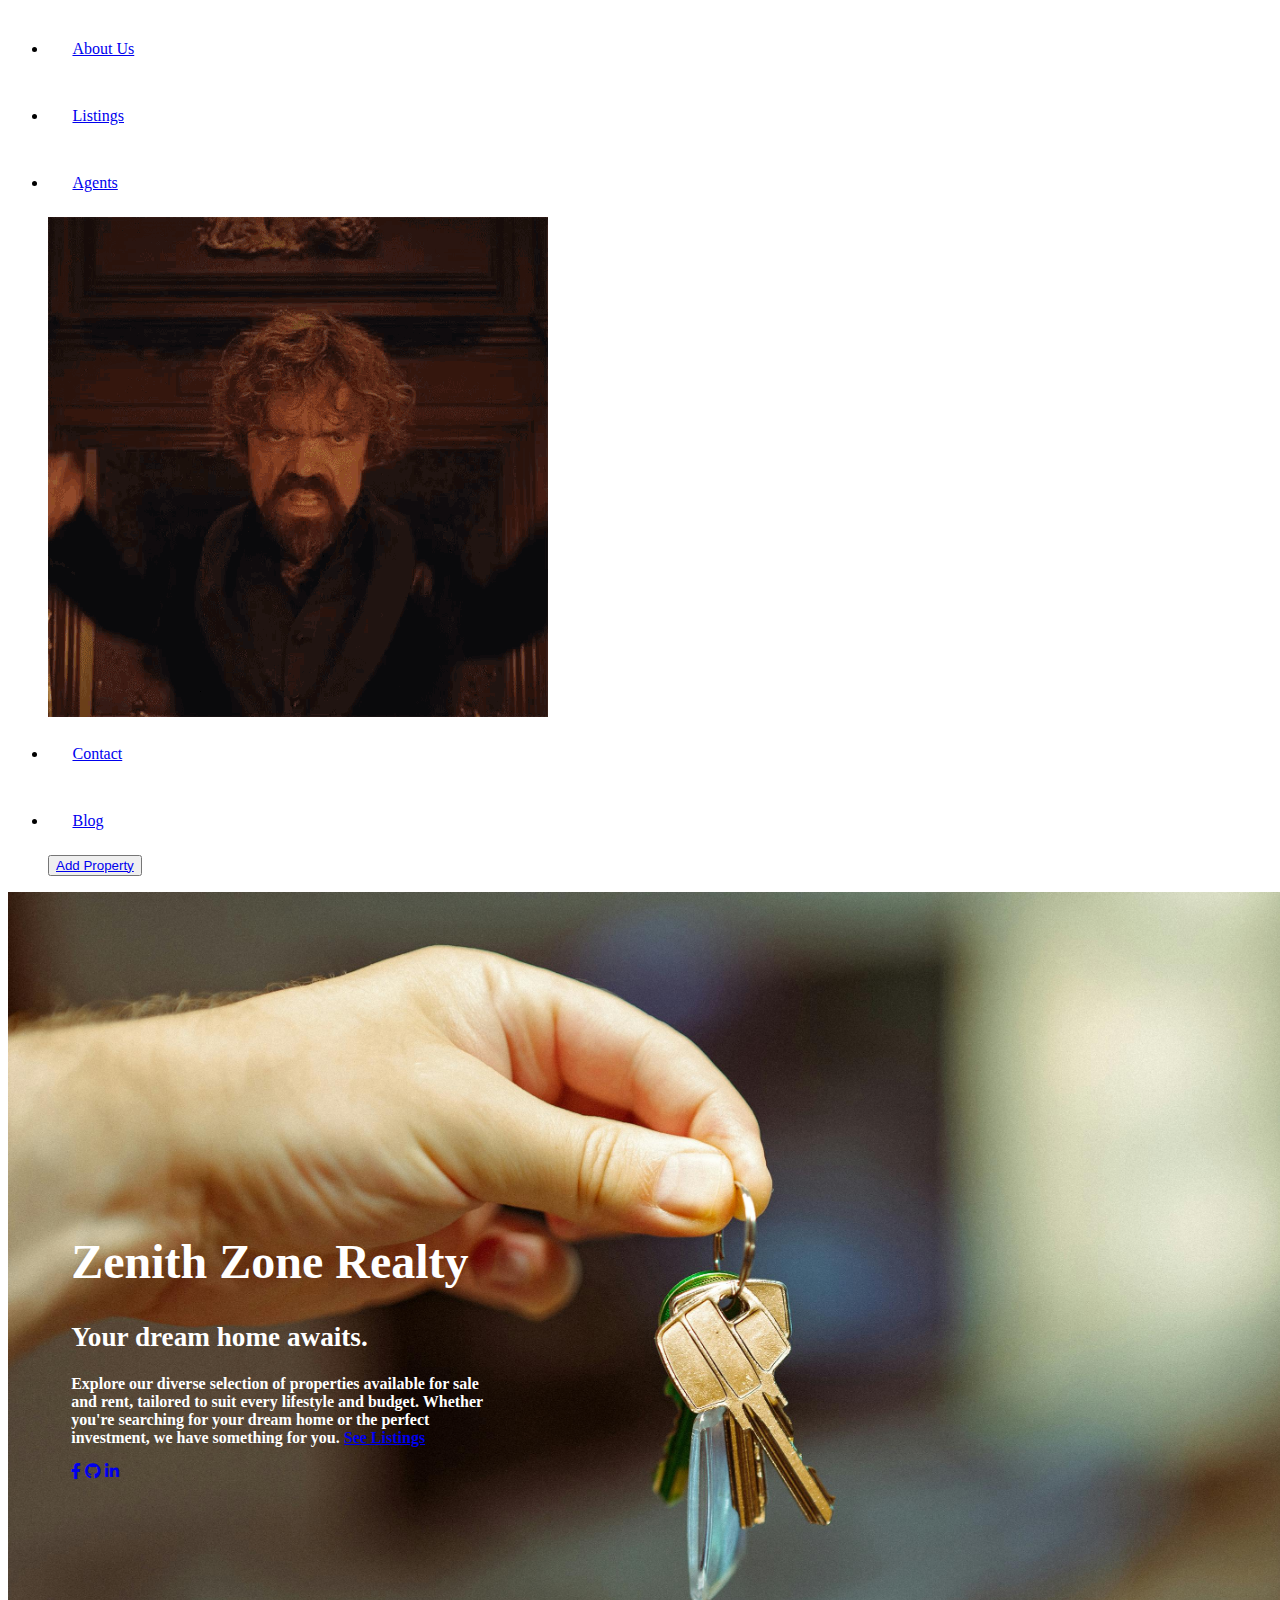
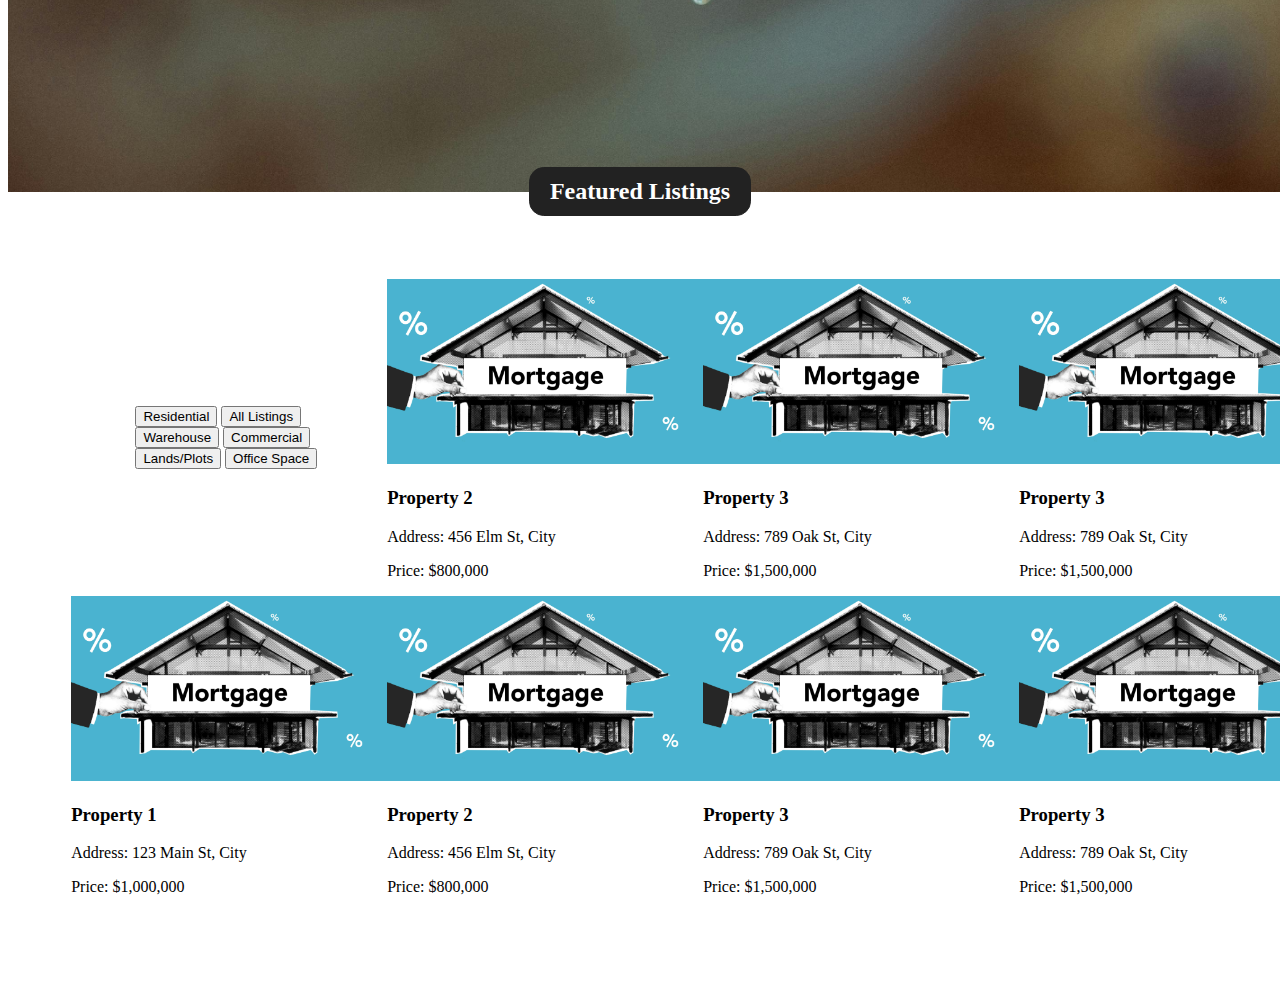
<file: index.html>
<!DOCTYPE html>
<html lang="en">
<head>
    <meta charset="UTF-8">
    <meta name="viewport" content="width=device-width, initial-scale=1.0">
    <link rel="stylesheet" href="./css/index.css">
    <link rel="stylesheet" href="https://cdnjs.cloudflare.com/ajax/libs/font-awesome/6.0.0-beta3/css/all.min.css">
    <title>Zenith Zone Realty</title>
</head>
<body>

    <header class="header">
        <nav class="navbar">
            <ul class="nav">
                <li class="nav-item"><a href="about.html">About Us</a></li>
                <li class="nav-item"><a href="listings.html">Listings</a></li>
                <li class="nav-item"><a href="agents.html">Agents</a></li>
                <a href="index.html">
                    <img src="assets/GOT.png" alt="Logo" class="logo">
                </a>
                <li class="nav-item"><a href="contact.html">Contact</a></li>
                <li class="nav-item"><a href="blog.html">Blog</a></li>
                <button class="btn-add"><a href="add.html">Add Property</a></button>
            </ul>
        </nav>

        <section class="slider">
            <div class="hero">
                <h1>Zenith Zone Realty</h1>
                <h2>Your dream home awaits.</h2>
                <p>
                    Explore our diverse selection of properties available for sale and rent, tailored to suit every lifestyle and budget. Whether you're searching for your dream home or the perfect investment, we have something for you.
                    <a href="listings.html" class="btn">See Listings</a>
                </p>
            </div>
            <div class="social-media">
                <a href="https://www.facebook.com" target="_blank"><i class="fab fa-facebook-f"></i></a>
                <a href="https://www.github.com" target="_blank"><i class="fab fa-github"></i></a>
                <a href="https://www.linkedin.com" target="_blank"><i class="fab fa-linkedin-in"></i></a>
        </section>
    </header>

    <main>
        <section class="featured">
            <h2>Featured Listings</h2>
            <div class="properties">
                <div class="filter">
                    <div class="category">
                        <button class="btn-add">Residential</button>
                        <button class="btn-add">All Listings</button>
                    </div>
                    <div class="category">
                        <button class="btn-add">Warehouse</button>
                        <button class="btn-add">Commercial</button>
                    </div>
                    <div class="category">
                        <button class="btn-add">Lands/Plots</button>
                        <button class="btn-add">Office Space</button>
                    </div>
                </div>
                <div class="property">
                    <img src="assets/property.jpg" alt="Property 2">
                    <h3>Property 2</h3>
                    <p>Address: 456 Elm St, City</p>
                    <p>Price: $800,000</p>
                </div>
                <div class="property">
                    <img src="assets/property.jpg" alt="Property 3">
                    <h3>Property 3</h3>
                    <p>Address: 789 Oak St, City</p>
                    <p>Price: $1,500,000</p>
                </div>
                <div class="property">
                    <img src="assets/property.jpg" alt="Property 3">
                    <h3>Property 3</h3>
                    <p>Address: 789 Oak St, City</p>
                    <p>Price: $1,500,000</p>
                </div>
                <div class="property">
                    <img src="assets/property.jpg" alt="Property 1">
                    <h3>Property 1</h3>
                    <p>Address: 123 Main St, City</p>
                    <p>Price: $1,000,000</p>
                </div>
                <div class="property">
                    <img src="assets/property.jpg" alt="Property 2">
                    <h3>Property 2</h3>
                    <p>Address: 456 Elm St, City</p>
                    <p>Price: $800,000</p>
                </div>
                <div class="property">
                    <img src="assets/property.jpg" alt="Property 3">
                    <h3>Property 3</h3>
                    <p>Address: 789 Oak St, City</p>
                    <p>Price: $1,500,000</p>
                </div>
                <div class="property">
                    <img src="assets/property.jpg" alt="Property 3">
                    <h3>Property 3</h3>
                    <p>Address: 789 Oak St, City</p>
                    <p>Price: $1,500,000</p>
                </div>
            </div>
        </section>
    </main>
    
</body>
</html>
</file>
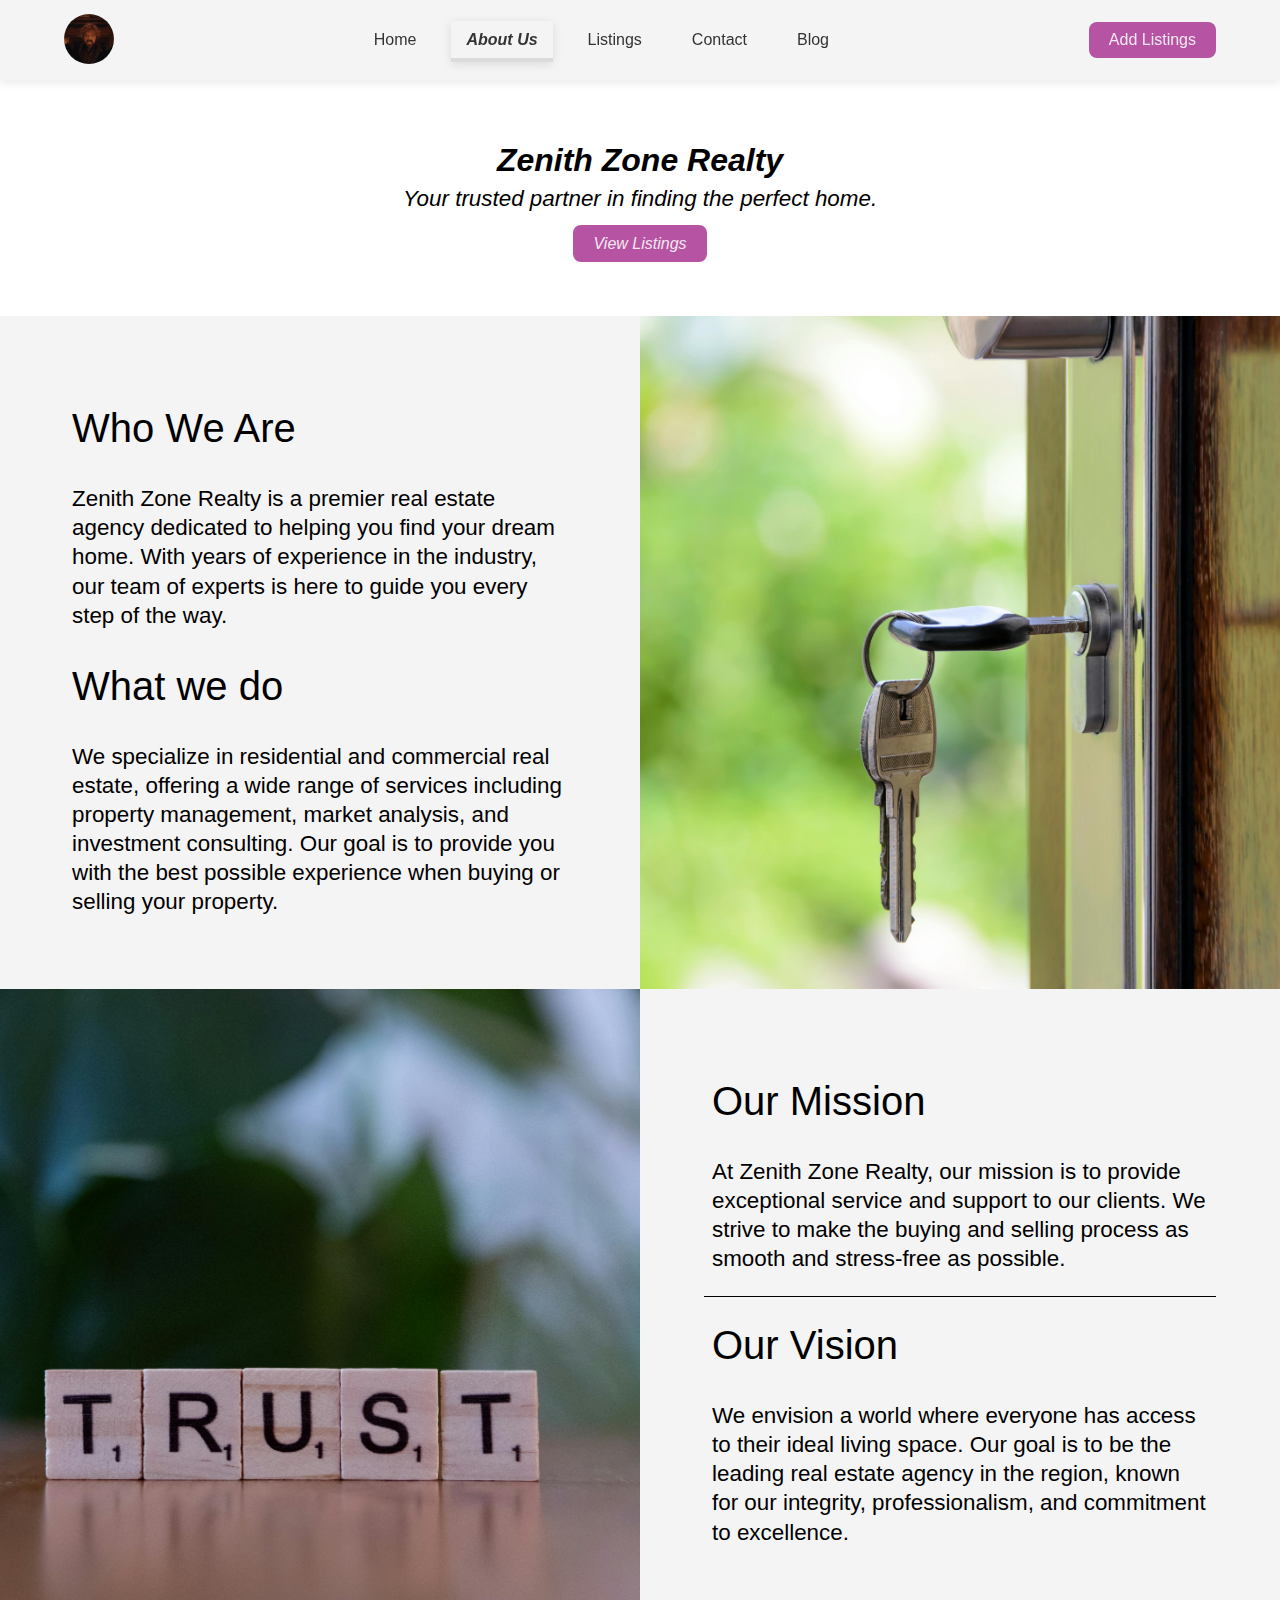
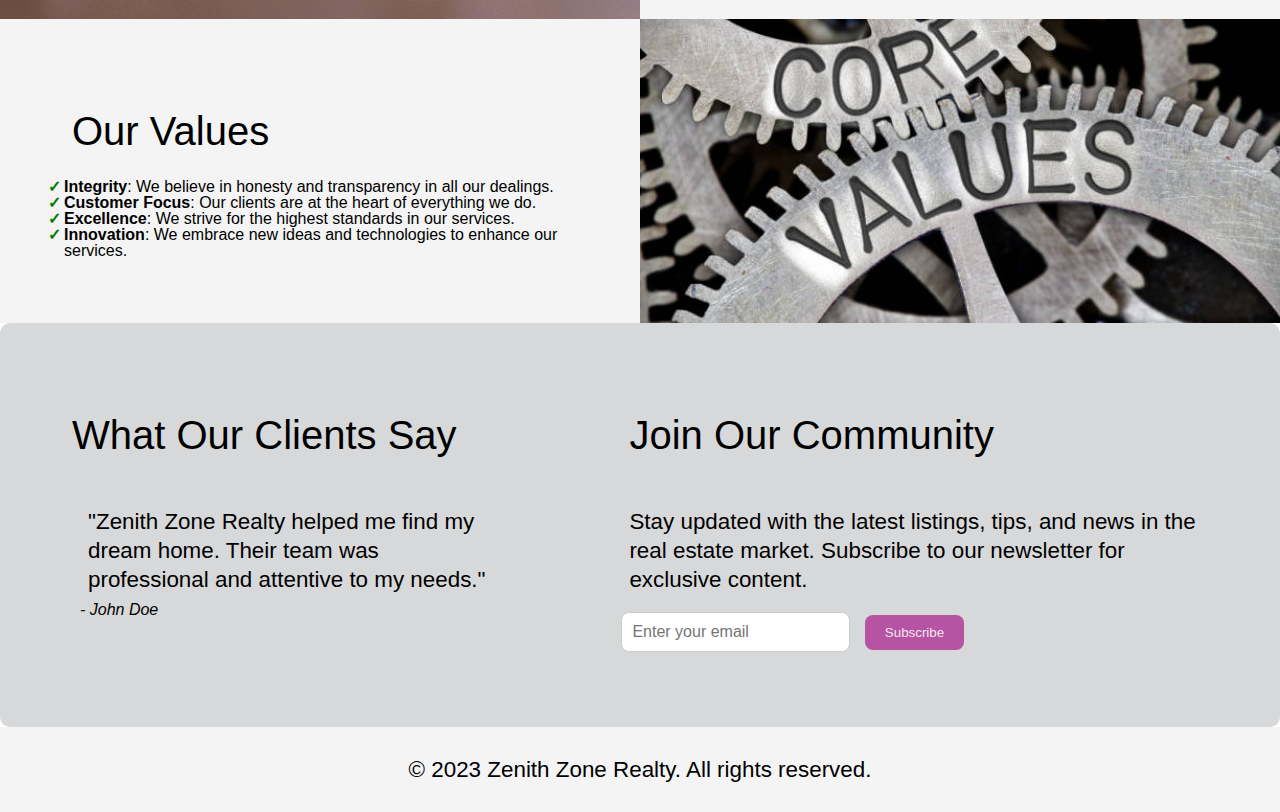
<file: about.html>
<!DOCTYPE html>
<html lang="en">
<head>
    <meta charset="UTF-8">
    <meta name="viewport" content="width=device-width, initial-scale=1.0">
    <link rel="stylesheet" href="css/reset.css">
    <link rel="stylesheet" href="css/about.css">
    <link rel="stylesheet" href="css/styles.css">
    <link rel="stylesheet" href="https://cdnjs.cloudflare.com/ajax/libs/font-awesome/6.0.0-beta3/css/all.min.css">
    <title>About - Zenith Zone Realty</title>
</head>
<body>
    <header class="header">
        <nav class="navbar">

            <a href="index.html" class="logo">
                <img src="assets/GOT.png" alt="Logo">
            </a>

            <label for="toggle" class="hamburger-menu">
                <input type="checkbox" id="toggle">
                <span class="open-bar">
                    <?xml version="1.0" ?><svg enable-background="new 0 0 32 32" id="Editable-line" version="1.1" viewBox="0 0 32 32" xml:space="preserve" xmlns="http://www.w3.org/2000/svg" xmlns:xlink="http://www.w3.org/1999/xlink"><circle cx="5" cy="6" fill="none" id="XMLID_303_" r="1" stroke="#000000" stroke-linecap="round" stroke-linejoin="round" stroke-miterlimit="10" stroke-width="2"/><circle cx="5" cy="16" fill="none" id="XMLID_305_" r="1" stroke="#000000" stroke-linecap="round" stroke-linejoin="round" stroke-miterlimit="10" stroke-width="2"/><circle cx="5" cy="26" fill="none" id="XMLID_304_" r="1" stroke="#000000" stroke-linecap="round" stroke-linejoin="round" stroke-miterlimit="10" stroke-width="2"/><line fill="none" id="XMLID_29_" stroke="#000000" stroke-linecap="round" stroke-linejoin="round" stroke-miterlimit="10" stroke-width="2" x1="10" x2="28" y1="6" y2="6"/><line fill="none" id="XMLID_30_" stroke="#000000" stroke-linecap="round" stroke-linejoin="round" stroke-miterlimit="10" stroke-width="2" x1="10" x2="28" y1="16" y2="16"/><line fill="none" id="XMLID_31_" stroke="#000000" stroke-linecap="round" stroke-linejoin="round" stroke-miterlimit="10" stroke-width="2" x1="10" x2="28" y1="26" y2="26"/></svg>
                </span>
                <span class="close-bar">
                    <?xml version="1.0" ?><svg style="enable-background:new 0 0 24 24;" version="1.1" viewBox="0 0 24 24" xml:space="preserve" xmlns="http://www.w3.org/2000/svg" xmlns:xlink="http://www.w3.org/1999/xlink"><style type="text/css">
                        .st0{opacity:0.2;fill:none;stroke:#000000;stroke-width:5.000000e-02;stroke-miterlimit:10;}
                    </style><g id="grid_system"/><g id="_icons"><path d="M5.3,18.7C5.5,18.9,5.7,19,6,19s0.5-0.1,0.7-0.3l5.3-5.3l5.3,5.3c0.2,0.2,0.5,0.3,0.7,0.3s0.5-0.1,0.7-0.3   c0.4-0.4,0.4-1,0-1.4L13.4,12l5.3-5.3c0.4-0.4,0.4-1,0-1.4s-1-0.4-1.4,0L12,10.6L6.7,5.3c-0.4-0.4-1-0.4-1.4,0s-0.4,1,0,1.4   l5.3,5.3l-5.3,5.3C4.9,17.7,4.9,18.3,5.3,18.7z"/></g></svg>
                </span>
            </label>
            <ul class="nav">
                <li class="nav-item"><a href="index.html">Home</a></li>
                <li class="nav-item"><a href="about.html" class="active">About Us</a></li>
                <li class="nav-item"><a href="listings.html">Listings</a></li>
                <li class="nav-item"><a href="contact.html">Contact</a></li>
                <li class="nav-item"><a href="blog.html">Blog</a></li>
            </ul>

            <aside class="right-tools">
                <a href="create.html" class="btn-add def-btn">Add Listings</a>
                <span class="add-icon" label="Add Listeings">
                    <?xml version="1.0" ?><svg class="bi bi-plus-square-fill" fill="#222222"  viewBox="0 0 16 16" width="35" xmlns="http://www.w3.org/2000/svg"><path d="M2 0a2 2 0 0 0-2 2v12a2 2 0 0 0 2 2h12a2 2 0 0 0 2-2V2a2 2 0 0 0-2-2H2zm6.5 4.5v3h3a.5.5 0 0 1 0 1h-3v3a.5.5 0 0 1-1 0v-3h-3a.5.5 0 0 1 0-1h3v-3a.5.5 0 0 1 1 0z"/></svg>
                </span>
            </aside>
        </nav>
    </header>
    <main>
        <section class="hero">
            
                <h1>Zenith Zone Realty</h1>
                <p>Your trusted partner in finding the perfect home.</p>
            <a href="listings.html" class="def-btn">View Listings</a>
        </section>

        <section class="container">
            <div class="about-section">
                <div class="about">
                    <h2>Who We Are</h2>
                    <p>Zenith Zone Realty is a premier real estate agency dedicated to helping you find your dream home. With years of experience in the industry, our team of experts is here to guide you every step of the way.</p>
                    
                    <h2>What we do</h2>
                    <p>
                        We specialize in residential and commercial real estate, offering a wide range of services including property management, market analysis, and investment consulting. Our goal is to provide you with the best possible experience when buying or selling your property.
                    </p>
                </div>

                <div class="empty"></div>
            </div>

            <div class="mission-vision">

                <div class="empty"></div>

                <div class="cores">
                    <h2>Our Mission</h2>
                    <p>At Zenith Zone Realty, our mission is to provide exceptional service and support to our clients. We strive to make the buying and selling process as smooth and stress-free as possible.</p>
                    <hr>
                    <h2>Our Vision</h2>
                    <p>We envision a world where everyone has access to their ideal living space. Our goal is to be the leading real estate agency in the region, known for our integrity, professionalism, and commitment to excellence.</p>
                </div>
            </div>

            <div class="values-section">
                
                <div class="values">
                    <h2>Our Values</h2>
                    <ul>
                        <li><strong>Integrity</strong>: We believe in honesty and transparency in all our dealings.</li>
                        <li><strong>Customer Focus</strong>: Our clients are at the heart of everything we do.</li>
                        <li><strong>Excellence</strong>: We strive for the highest standards in our services.</li>
                        <li><strong>Innovation</strong>: We embrace new ideas and technologies to enhance our services.</li>
                    </ul>
                </div>

                <div class="empty"></div>
            </div>
        </section>

        <section class="community">
            <div class="testimonials">
                <h2>What Our Clients Say</h2>
                <div class="testimonial-slider">
                    <div class="testimonial">
                        <p>"Zenith Zone Realty helped me find my dream home. Their team was professional and attentive to my needs."</p>
                        <cite>- John Doe</cite>
                    </div>
                    <div class="testimonial">
                        <p>"I had a great experience selling my property with Zenith Zone Realty. They made the process easy and stress-free."</p>
                        <cite>- Jane Smith</cite>
                    </div>
                    <div class="testimonial">
                        <p>"The agents at Zenith Zone Realty are knowledgeable and friendly. They guided me through every step of the process."</p>
                        <cite>- Mark Johnson</cite>
                    </div>
                    <div class="testimonial">
                        <p>"I highly recommend Zenith Zone Realty. They helped me find the perfect investment property."</p>
                        <cite>- Sarah Brown</cite>
                    </div>
                    <div class="testimonial">
                        <p>"Zenith Zone Realty made my home buying experience enjoyable. Their team was always available to answer my questions."</p>
                        <cite>- Emily Davis</cite>
                    </div>
                </div>
            </div>
            <div class="newsletter">
                <h2>Join Our Community</h2>
                <div>
                    <p>Stay updated with the latest listings, tips, and news in the real estate market. Subscribe to our newsletter for exclusive content.</p>
                    <form action="#" method="post">
                        <input type="email" placeholder="Enter your email" required>
                        <button type="submit" class="def-btn    ">Subscribe</button>
                    </form>
                </div>
            </div>
        </section>
    </main>

    <footer class="footer">
        <p>&copy; 2023 Zenith Zone Realty. All rights reserved.</p>
    </footer>
</body>
</html>
</file>
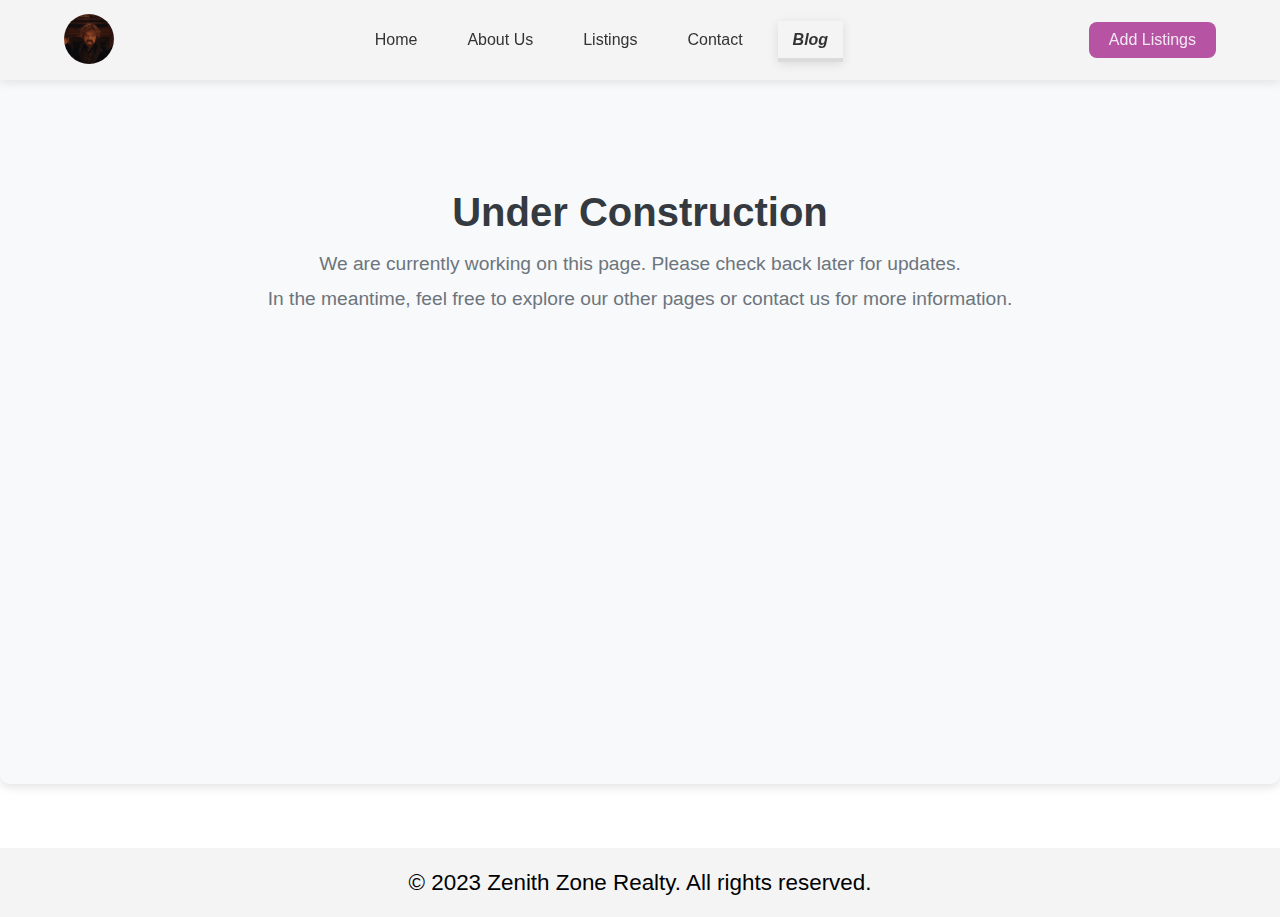
<file: blog.html>
<!DOCTYPE html>
<html lang="en">
<head>
    <meta charset="UTF-8">
    <meta name="viewport" content="width=device-width, initial-scale=1.0">
    <link rel="stylesheet" href="css/reset.css">
    <link rel="stylesheet" href="css/styles.css">
    <title>Listeings - Zenith Zone Realty</title>

    <style>
        .under-construction {
            text-align: center;
            margin: 5% auto;
            height: 80vh;
            padding: 10% 20px;
            background-color: #f8f9fa;
            border-radius: 10px;
            box-shadow: 0 4px 8px rgba(0, 0, 0, 0.1);
        }
        .under-construction h1 {
            font-size: 2.5em;
            color: #343a40;
            margin-bottom: 20px;
        }
        .under-construction p {
            font-size: 1.2em;
            color: #6c757d;
            margin-bottom: 10px;
        }
        @media screen and (max-width: 768px) {
            .under-construction {
                margin: 23.5% auto;
                height: 70vh;
                padding: 10% 10px;
            }
            
        }
    </style>
</head>
<body  onload="displayListings();">
    <header class="header">
        <nav class="navbar">

            <a href="index.html" class="logo">
                <img src="assets/GOT.png" alt="Logo">
            </a>

            <label for="toggle" class="hamburger-menu">
                <input type="checkbox" id="toggle">
                <span class="open-bar">
                    <?xml version="1.0" ?><svg enable-background="new 0 0 32 32" id="Editable-line" version="1.1" viewBox="0 0 32 32" xml:space="preserve" xmlns="http://www.w3.org/2000/svg" xmlns:xlink="http://www.w3.org/1999/xlink"><circle cx="5" cy="6" fill="none" id="XMLID_303_" r="1" stroke="#000000" stroke-linecap="round" stroke-linejoin="round" stroke-miterlimit="10" stroke-width="2"/><circle cx="5" cy="16" fill="none" id="XMLID_305_" r="1" stroke="#000000" stroke-linecap="round" stroke-linejoin="round" stroke-miterlimit="10" stroke-width="2"/><circle cx="5" cy="26" fill="none" id="XMLID_304_" r="1" stroke="#000000" stroke-linecap="round" stroke-linejoin="round" stroke-miterlimit="10" stroke-width="2"/><line fill="none" id="XMLID_29_" stroke="#000000" stroke-linecap="round" stroke-linejoin="round" stroke-miterlimit="10" stroke-width="2" x1="10" x2="28" y1="6" y2="6"/><line fill="none" id="XMLID_30_" stroke="#000000" stroke-linecap="round" stroke-linejoin="round" stroke-miterlimit="10" stroke-width="2" x1="10" x2="28" y1="16" y2="16"/><line fill="none" id="XMLID_31_" stroke="#000000" stroke-linecap="round" stroke-linejoin="round" stroke-miterlimit="10" stroke-width="2" x1="10" x2="28" y1="26" y2="26"/></svg>
                </span>
                <span class="close-bar">
                    <?xml version="1.0" ?><svg style="enable-background:new 0 0 24 24;" version="1.1" viewBox="0 0 24 24" xml:space="preserve" xmlns="http://www.w3.org/2000/svg" xmlns:xlink="http://www.w3.org/1999/xlink"><style type="text/css">
                        .st0{opacity:0.2;fill:none;stroke:#000000;stroke-width:5.000000e-02;stroke-miterlimit:10;}
                    </style><g id="grid_system"/><g id="_icons"><path d="M5.3,18.7C5.5,18.9,5.7,19,6,19s0.5-0.1,0.7-0.3l5.3-5.3l5.3,5.3c0.2,0.2,0.5,0.3,0.7,0.3s0.5-0.1,0.7-0.3   c0.4-0.4,0.4-1,0-1.4L13.4,12l5.3-5.3c0.4-0.4,0.4-1,0-1.4s-1-0.4-1.4,0L12,10.6L6.7,5.3c-0.4-0.4-1-0.4-1.4,0s-0.4,1,0,1.4   l5.3,5.3l-5.3,5.3C4.9,17.7,4.9,18.3,5.3,18.7z"/></g></svg>
                </span>
            </label>
            <ul class="nav">
                <li class="nav-item"><a href="index.html">Home</a></li>
                <li class="nav-item"><a href="about.html">About Us</a></li>
                <li class="nav-item"><a href="listings.html">Listings</a></li>
                <li class="nav-item"><a href="contact.html">Contact</a></li>
                <li class="nav-item"><a href="blog.html" class="active">Blog</a></li>
            </ul>

            <aside class="right-tools">
                <a href="create.html" class="btn-add def-btn">Add Listings</a>
                <span class="add-icon" label="Add Listeings">
                    <?xml version="1.0" ?><svg class="bi bi-plus-square-fill" fill="#222222"  viewBox="0 0 16 16" width="35" xmlns="http://www.w3.org/2000/svg"><path d="M2 0a2 2 0 0 0-2 2v12a2 2 0 0 0 2 2h12a2 2 0 0 0 2-2V2a2 2 0 0 0-2-2H2zm6.5 4.5v3h3a.5.5 0 0 1 0 1h-3v3a.5.5 0 0 1-1 0v-3h-3a.5.5 0 0 1 0-1h3v-3a.5.5 0 0 1 1 0z"/></svg>
                </span>
            </aside>
        </nav>
    </header>

    <main>
        <section class="under-construction">
            <h1>Under Construction</h1>
            <p>We are currently working on this page. Please check back later for updates.</p>
            <p>In the meantime, feel free to explore our other pages or contact us for more information.</p>
        </section>
    </main>

    <footer class="footer">
        <p>&copy; 2023 Zenith Zone Realty. All rights reserved.</p>
    </footer>

</body>
</html>
</file>
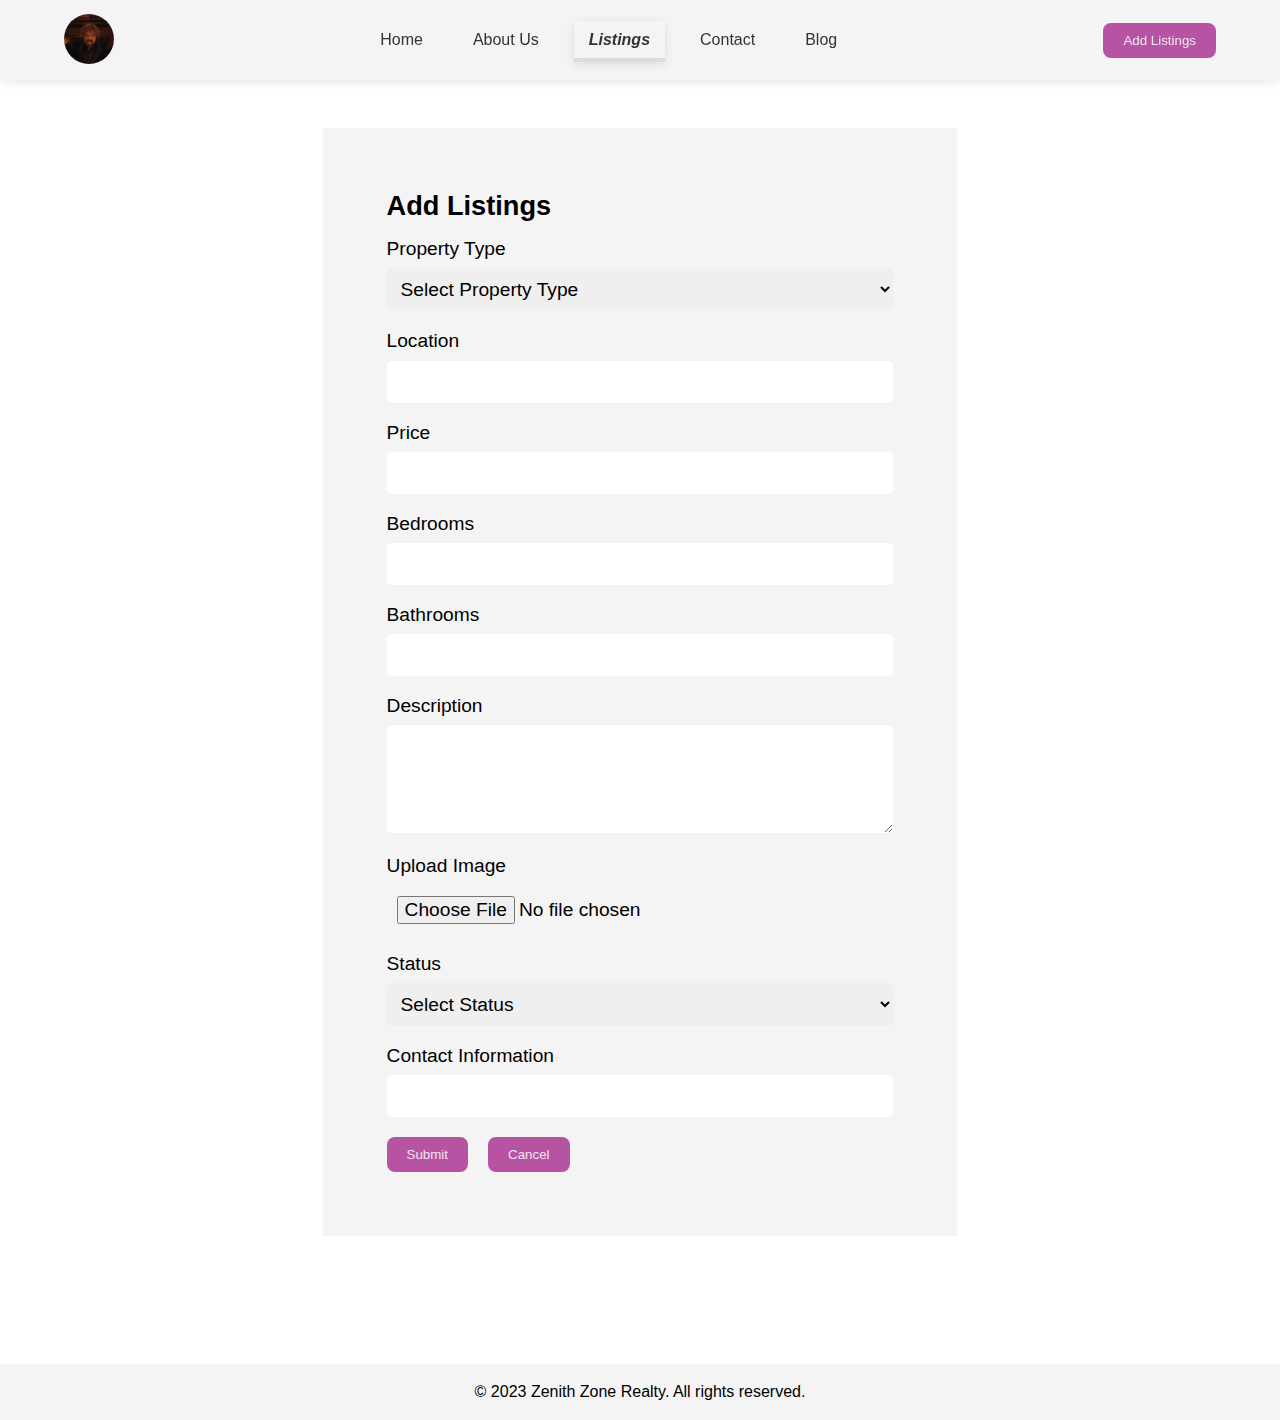
<file: create.html>
<!DOCTYPE html>
<html lang="en">
<head>
    <meta charset="UTF-8">
    <meta name="viewport" content="width=device-width, initial-scale=1.0">
    <link rel="stylesheet" href="css/reset.css">
    <link rel="stylesheet" href="css/styles.css">
    <link rel="stylesheet" href="css/create.css">
    <title>Listeings - Zenith Zone Realty</title>
</head>
<body>
    <header class="header">
        <nav class="navbar">

            <a href="index.html" class="logo">
                <img src="assets/GOT.png" alt="Logo">
            </a>

            <label for="toggle" class="hamburger-menu">
                <input type="checkbox" id="toggle">
                <span class="open-bar">
                    <?xml version="1.0" ?><svg enable-background="new 0 0 32 32" id="Editable-line" version="1.1" viewBox="0 0 32 32" xml:space="preserve" xmlns="http://www.w3.org/2000/svg" xmlns:xlink="http://www.w3.org/1999/xlink"><circle cx="5" cy="6" fill="none" id="XMLID_303_" r="1" stroke="#000000" stroke-linecap="round" stroke-linejoin="round" stroke-miterlimit="10" stroke-width="2"/><circle cx="5" cy="16" fill="none" id="XMLID_305_" r="1" stroke="#000000" stroke-linecap="round" stroke-linejoin="round" stroke-miterlimit="10" stroke-width="2"/><circle cx="5" cy="26" fill="none" id="XMLID_304_" r="1" stroke="#000000" stroke-linecap="round" stroke-linejoin="round" stroke-miterlimit="10" stroke-width="2"/><line fill="none" id="XMLID_29_" stroke="#000000" stroke-linecap="round" stroke-linejoin="round" stroke-miterlimit="10" stroke-width="2" x1="10" x2="28" y1="6" y2="6"/><line fill="none" id="XMLID_30_" stroke="#000000" stroke-linecap="round" stroke-linejoin="round" stroke-miterlimit="10" stroke-width="2" x1="10" x2="28" y1="16" y2="16"/><line fill="none" id="XMLID_31_" stroke="#000000" stroke-linecap="round" stroke-linejoin="round" stroke-miterlimit="10" stroke-width="2" x1="10" x2="28" y1="26" y2="26"/></svg>
                </span>
                <span class="close-bar">
                    <?xml version="1.0" ?><svg style="enable-background:new 0 0 24 24;" version="1.1" viewBox="0 0 24 24" xml:space="preserve" xmlns="http://www.w3.org/2000/svg" xmlns:xlink="http://www.w3.org/1999/xlink"><style type="text/css">
                        .st0{opacity:0.2;fill:none;stroke:#000000;stroke-width:5.000000e-02;stroke-miterlimit:10;}
                    </style><g id="grid_system"/><g id="_icons"><path d="M5.3,18.7C5.5,18.9,5.7,19,6,19s0.5-0.1,0.7-0.3l5.3-5.3l5.3,5.3c0.2,0.2,0.5,0.3,0.7,0.3s0.5-0.1,0.7-0.3   c0.4-0.4,0.4-1,0-1.4L13.4,12l5.3-5.3c0.4-0.4,0.4-1,0-1.4s-1-0.4-1.4,0L12,10.6L6.7,5.3c-0.4-0.4-1-0.4-1.4,0s-0.4,1,0,1.4   l5.3,5.3l-5.3,5.3C4.9,17.7,4.9,18.3,5.3,18.7z"/></g></svg>
                </span>
            </label>
            <ul class="nav">
                <li class="nav-item"><a href="index.html">Home</a></li>
                <li class="nav-item"><a href="about.html">About Us</a></li>
                <li class="nav-item"><a href="listings.html" class="active">Listings</a></li>
                <li class="nav-item"><a href="contact.html">Contact</a></li>
                <li class="nav-item"><a href="blog.html">Blog</a></li>
            </ul>

            <aside class="right-tools">
                <button class="btn-add def-btn">Add Listings</button>
                <span class="add-icon" label="Add Listeings">
                    <?xml version="1.0" ?><svg class="bi bi-plus-square-fill" fill="#222222"  viewBox="0 0 16 16" width="35" xmlns="http://www.w3.org/2000/svg"><path d="M2 0a2 2 0 0 0-2 2v12a2 2 0 0 0 2 2h12a2 2 0 0 0 2-2V2a2 2 0 0 0-2-2H2zm6.5 4.5v3h3a.5.5 0 0 1 0 1h-3v3a.5.5 0 0 1-1 0v-3h-3a.5.5 0 0 1 0-1h3v-3a.5.5 0 0 1 1 0z"/></svg>
                </span>
            </aside>
        </nav>
    </header>
    <main>
        <section class="form">
            <form action="#" method="GET" class="listing-form">
                <h1>Add Listings</h1>
                <div class="form-group prop-type">
                    <label for="property-type">Property Type</label>
                    <select id="property-type" name="property-type" required>
                        <option value="" disabled selected>Select Property Type</option>
                        <option value="house">House</option>
                        <option value="apartment">Apartment</option>
                        <option value="condo">Condo</option>
                    </select>
                </div>
                <div class="form-group">
                    <label for="location">Location</label>
                    <input type="text" id="location" name="location" required>
                </div>
                <div class="form-group">
                    <label for="price">Price</label>
                    <input type="number" id="price" name="price" required>
                </div>
                <div class="form-group">
                    <label for="bedrooms">Bedrooms</label>
                    <input type="number" id="bedrooms" name="bedrooms" required>
                </div>
                <div class="form-group">
                    <label for="bathrooms">Bathrooms</label>
                    <input type="number" id="bathrooms" name="bathrooms" required>
                </div>
                <div class="form-group">
                    <label for="description">Description</label>
                    <textarea id="description" name="description" rows="4" required></textarea>
                </div>
                <div class="form-group">
                    <label for="image">Upload Image</label>
                    <input type="file" id="image" name="image" accept="image/*" required>
                </div>
                <div class="form-group">
                    <label for="status">Status</label>
                    <select id="status" name="status" required>
                        <option value="" disabled selected>Select Status</option>
                        <option value="available">Available</option>
                        <option value="sold">Sold</option>
                    </select>
                </div>
                <div class="form-group">
                    <label for="contact">Contact Information</label>
                    <input type="text" id="contact" name="contact" required>
                </div>
                <div class="form-group" style="display: flex; gap: 20px;">
                    <button type="submit" class="def-btn">Submit</button>

                    <button type="button" class="def-btn">Cancel</button>
                </div>
            </form>
        </section>
        
    </main>

    <footer class="footer">
        <small>&copy; 2023 Zenith Zone Realty. All rights reserved.</small>
    </footer>
</body>
</html>
</file>
<file: css/index.css>
.slider p {
    width: 33.5%;
}

.properties {
    display: grid;
    grid-template-columns: repeat(4, 1fr);
    grid-template-rows: repeat(auto-fill, 1fr);
    gap: var(--grid-gap);
    align-items: center;
    justify-items: center;
    padding: 5%;
    width: 100%;
}

.prop-details {
    background: var(--linear-background);
    padding: 20px;
}

.prop-details .def-btn {
    margin-top: 3.5% !important;
}

.extras-content {
    display: grid;
    grid-template-columns: repeat(3, 1fr);
    grid-auto-rows: 1fr;
    gap: var(--grid-gap);
    align-items: center;
    justify-items: center;
    padding: 10px 0;
}

.nav-item {
    cursor: pointer;
    padding: 2%;
}

.slider {
    width: 100%;
    padding-left: 5%;
    position: relative;
    display: flex;
    flex-direction: column;
    justify-content: center;
    align-items: start;
    color: white;
    text-align: laft;
    font-weight: 600;
    background-image: url('../assets/keys.jpg');
    background-size: cover;
    background-position: center;
    background-repeat: no-repeat;
    background-attachment: scroll;
    height: 100vh;
}

h1 {
    font-size: 3rem;
}

h2 {
    font-size: 1.7rem;
}

.featured h2 {
    position: relative;
    background-color: #222222;
    margin: auto;
    margin-top: -25px;
    padding: 10px 20px;
    color: white;
    font-size: 1.5rem;
    font-weight: 600;
    border: solid 1px #222222;
    border-radius: 14.7px;
    width: max-content;
    white-space: nowrap;
    text-align: center;
    z-index: .5;
}

.property img {
    width: 100%;
    object-fit: cover;
}

.filter {
    float: right;
    padding: 10px;
    padding-right: 5%;
    border-radius: 8px;
}

.filter select {
    padding: 20px;
    border-radius: 8px;
    border: 1px solid #ccc;
}

.extras {
    padding: 20px;
    align-items: center;
    justify-items: center;
}

.extras > h2,
.extra > h3 {
    font-size: 1.5rem;
    font-weight: 600;
    padding-bottom: 5px;
}

.extra {
    background: var(--linear-background);
    border-radius: 10px;
    padding: 35px;
    height: 100%;
}

/* Media Frames */

@media screen and (max-width: 1080px) {
    .slider p {
        width: 100%;
        font-style: italic;
        font-size: var(--mobile-font-size);
    }

    .properties {
        display: grid;
        grid-template-columns: repeat(2, 1fr);
        grid-template-rows: repeat(auto-fill, 1fr);
        gap: var(--grid-gap);
        align-items: center;
        justify-items: center;
        padding: 5%;
    }

    .extras-content {
        display: grid;
        grid-template-columns: repeat(2, 1fr);
        grid-auto-rows: 1fr;
        gap: var(--grid-gap);
        align-items: center;
        justify-items: center;
        padding: 10px 0;
    }

}

@media screen and (max-width: 768px) {
    h1 {
        font-size: var(--mobile-font-size);
    }

    .properties {
        grid-template-columns: repeat(1, 1fr);
        gap: var(--grid-gap);
        align-items: center;
        justify-items: center;
        padding: 5%;
    }
    
    .extras-content {
        display: flex;
        flex-direction: row;
        flex-wrap: wrap;
        align-items: center;
        justify-items: center;
    }
    
}
</file>
<file: css/about.css>
.container {
    height: max-content;
}

.about {
    width: 50%;
    padding: 5%;
    background-color: var(--background-color);
}

.about-section {
    display: flex;
    justify-content: center;
}

.about-section .empty {
    width: 50%;
    padding: 5%;
    background-image: url('../assets/rental.jpg');
    background-size: cover;
    background-position: center;
    background-repeat: no-repeat;
}

.mission-vision {
    display: flex;
    justify-content: space-around;
}

.mission-vision .empty {
    width: 50%;
    padding: 5%;
    background-image: url('../assets/trust.jpg');
    background-size: cover;
    background-position: center;
    background-repeat: no-repeat;
}

.cores {
    width: 50%;
    padding: 5%;
    background-color: var(--background-color);
}

.values-section {
    display: flex;
    justify-content: space-around;
}

.values {
    width: 50%;
    padding: 5%;
    background-color: var(--background-color);
}

.values-section .empty {
    width: 50%;
    padding: 5%;
    background-image: url('../assets/core.jpg');
    background-size: cover;
    background-position: center;
    background-repeat: no-repeat;
}

hr {
    width: 100%;
    height: 1px;
    margin: 15px 0;
    background-color: black;
}

.values-list {
    list-style-type: none;
    padding: 0;
}

.values-list li {
    font-size: 1.2rem;
    padding: 8px;
}

.values li::before {
    content: "✓";
    color: green;
    font-weight: bold;
    display: inline-block;
    width: 1em;
    margin-left: -1em;
}

h2 {
    font-size: 2rem;
    padding: 8px;
}

p {
    font-size: 1.2rem;
    padding: 8px;
}

@media screen and (max-width: 768px) {
    .about,
    .cores,
    .values {
        width: 100%;
        padding: 5%;
    }

    .about,
    .values {
        background-color: white;
    }

    .mission-vision {
        flex-direction: column;
        align-items: center;
    }
    .empty {
        display: none;
    }

    h2 {
        font-size: 1.5rem;
    }
    p {
        font-size: 1rem;
    }
    .values-list li {
        font-size: 1rem;
    }
    .values-list li::before {
        font-size: 1rem;
    }
}
</file>
<file: css/styles.css>
@import url('https://fonts.googleapis.com/css2?family=Roboto:wght@100..900&display=swap');
:root {
    --primary-color: rgb(183, 83, 163);
    --secondary-color: #222222;
    --h1-size: 60px;
    --h2-size: 40px;
    --font-weight: 400;
    --text-color: rgb(242, 232, 240);
    --background-color: #f4f4f4;
    --bar-width: 60px;
    --bar-height: 8px;
    --hambuger-margin: 10px;
    --hambuger-height: calc(var(--bar-height) * 3);
    --animation-timing: 200ms ease-in-out;
    --mobile-font-size: 1.6rem;
    --desktop-font-size: 2rem;
    --grid-gap: 20px;
    --linear-background: linear-gradient(to right, #8d909359, #8d909359);
}


h2 {
    font-size: var(--h2-size);
    font-weight: var(--font-weight);
    margin: 20px 0px;
}

p {
    font-size: 1.4rem;
    line-height: 1.3;
}

.navbar {
    position: fixed;
    top: 0;
    left: 0;
    width: 100%;
    height: 80px;
    display: flex;
    justify-content: space-between;
    align-items: center;
    padding: 0 5%;
    box-shadow: 0 2px 10px rgba(0, 0, 0, 0.1);
    background-color: var(--background-color);
    z-index: 3;
    white-space: nowrap;
}

.logo img {
    width: 50px;
    border-radius: 50%;
}

img {
    width: 100%;
    border-radius: 10px;
    object-fit: cover;
}

.hamburger-menu {
    display: none;
}

.nav {
    display: flex;
    justify-content: center;
    align-items: center;
    list-style: none;
    flex: 1;
    gap: 20px;
}

.nav li a.active {
    border-bottom: 4px solid rgba(0, 0, 0, 0.1);
    box-shadow: 0 2px 10px rgba(0, 0, 0, 0.1);
    font-style: italic;
    font-weight: 600;
}

.nav-item a {
    text-decoration: none;
    color: #333;
    padding: 10px 15px;
}

.right-tools {
    display: flex;
    align-items: center;
    gap: 50px;
}

.search {
    padding: 8px 10px;
    border-radius: 8px;
    border: 1px solid #ccc;
}

.add-icon {
    display: none;
}

.def-btn {
    border: none;
    cursor: pointer;
    color: var(--text-color);
    padding: 10px 20px;
    border-radius: 8px;
    background-color: var(--primary-color);
    white-space: nowrap;
    transition: .5s ease;
}

.def-btn:hover {
    background-color: #D6D8D8;
    color: #261722;
    border: 1px solid;
}

/* Pages Hero Section */

.hero {
    margin-top: 80px;
    text-align: center;
    font-style: italic;
    padding: 5%;
}

.hero h1 {
    font-size: 2rem;
    font-weight: 600;
}

.hero p {
    margin-bottom: 15px;
}

/* .property {
    width: 100%;
} */

.property img {
    height: 400px;
}

/* Modal Styling */

.image-container {
    position: relative;
    margin: 1rem auto;
}

.modal-images li {
    display: flex;
}

.btn-prev,
.btn-next {
    position: absolute;
    top: 50%;
    transform: translateY(-50%);
    background-color: rgba(0,0,0,0.5);
    border: none;
    color: white;
    font-size: 2rem;
    padding: 0.5rem 1rem;
    cursor: pointer;
    z-index: 10;
    border-radius: 4px;
}

.btn-prev {
    left: 10px;
}

.btn-next {
    right: 10px;
}

.modal-content p span {
    font-weight: bold;
    font-style: italic;
}

.community {
    width: 100%;
    background: var(--linear-background);
    border-radius: 10px;
    padding: 5%;
}

.testimonials {
    display: inline-block;
    width: 40%;
    overflow: hidden;
    vertical-align: top;
    /* mask-image: linear-gradient(to right, transparent, black 10%, black 70%, transparent); */
}

.testimonial-slider {
    display: flex;
    width: 100%;
    animation: scroll 60s linear infinite;
}

.testimonial-slider:hover {
    animation-play-state: paused;
}

.testimonial {
    flex: 0 0 100%;
    padding: 1rem;
    box-sizing: border-box;
    white-space: normal;
}

@keyframes scroll {
    0% {
        transform: translateX(0);
    }
    100% {
        transform: translateX(-500%);
    }
}

.newsletter {
    display: inline-block;
    width: 59%;
    padding-left: 8%;
}

.newsletter > div {
    padding-top: 1rem;
}

.newsletter input {
    padding: 10px;
    border-radius: 8px;
    border: 1px solid #ccc;
    margin: 10px 10px 10px 0;
}

.footer {
    display: flex;
    justify-content: center;
    align-items: center;
    padding: 20px;
    background-color: var(--background-color);
}

/* The Modal (background) */
.modal {
    display: none;
    position: fixed;
    top: 0;
    left: 0;
    z-index: 10;
    width: 100%;
    height: 100%;
    overflow: auto;
    background: rgba(15, 15, 15, 0.75);
}
  
.modal-content {
    width: 80%;
    padding: 20px;
    margin: 5% auto;
    overflow: hidden;
    border: 1px solid #888;
    animation: fadeIn 0.3s ease-in-out;
    background-color: var(--background-color);
    box-shadow: 0 15px 40px rgba(0, 0, 0, 0.2);
}

.close {
    color: #aaa;
    float: right;
    font-size: 28px;
    font-weight: bold;
    padding: 20px 0;
}

.close:hover,
.close:focus {
    color: black;
    text-decoration: none;
    cursor: pointer;
}

.modal-images img{
    width: 100%;
    height: 450px;
    object-fit: cover;
}

.features {
    display: flex;
    flex-wrap: wrap;
    flex-direction: row;
}

.features p {
    margin: 10px auto;
}

.left-features {
    width: 50%;
    padding-right: 10px;
}
.right-description {
    width: 50%;
    padding-left: 10px;
}

.listing-overwiew {
    width: 100%;
    display: block;
    padding: 13px 0px;
}

.action-buttons {
    margin: 15px auto;
}

@keyframes fadeIn {
  from { opacity: 0; transform: scale(0.95); }
  to { opacity: 1; transform: scale(1); }
}

@media screen and (max-width: 1080px) {
    .search,
    .btn-add {
        display: none;
    }

    .right-tools {
        gap: 20px;
    }

    .search-icon,
    .add-icon {
        display: block;
        width: 35px;
        margin-right: 10px;
    }

    .newsletter > div {
        padding: 1rem 1rem 1rem 0;
    }
}

@media screen and (max-width: 768px) {

    h2 {
        font-size: var(--mobile-font-size);
    }

    .navbar {
        align-items: flex-start;
        height: 11%;
        padding: 20px 0;
        width: 100%;
        background-color: var(--background-color);
    }

    .hamburger-menu::before,
    .hamburger-menu::after,
    .hamburger-menu input {
        content: "";
        width: var(--bar-width);
        height: var(--bar-height);
        transition: opacity var(--animation-timing), width var(--animation-timing), rotate var(--animation-timing), translate var(--animation-timing);
    }

    .hamburger-menu {
        display: flex;
        flex-direction: column;
        cursor: pointer;
        width: max-content;
        position: absolute;
        top: var(--hambuger-margin);
        left: var(--hambuger-margin);
        z-index: 2;
    }

    .hamburger-menu input {
        appearance: none;
        outline: none;
        margin: 0;
        padding: 0;
        pointer-events: none;
    }

    .close-bar {
        display: none;
    }

    .hamburger-menu input:checked ~ .open-bar {
        display: none;

    }
    
    .hamburger-menu input:checked ~ .close-bar {
        display: inline;
    }

    .hamburger-menu input:checked {
        opacity: 0;
        width: 0;
    }
    
    #toggle:checked ~ .right-tools .cls-1 {
        fill: var(--secondary-color) !important;
    }

    .logo {
        position: absolute;
        left: 50%;
        transform: translate(-50%);
        margin: -10px;
        z-index: 2;
    }

    .nav {
        list-style: none;
        cursor: pointer;
        display: block;
        translate: -200%;
        transition: translate var(--animation-timing);
        padding-top: calc(var(--hambuger-height) + var(--hambuger-margin) + 2rem);
        width: 10rem;
        min-height: 100vh;
    }

    .hamburger-menu:has(input:checked) + .nav {
        translate: 0;
        transition: translate var(--animation-timing);
        background-color: var(--background-color);
    }

    .nav-item a {
        font-size: var(--mobile-font-size);
    }

    .nav li {
        margin: 25px 0 !important;
    }

    .hero {
        margin-top: 100px;
    }

    .community {
        display: block;
        width: 100%;
        padding: 5%;
    }

    .testimonials {
        width: 100%;
        padding: 5% 0px;
    }

    .newsletter {
        display: block;
        width: 100%;
        padding: 5% 0px;
    }

    .newsletter > div {
        padding: 1rem 1rem 1rem 0;
    }

    .features {
        display: block;
    }

    .left-features,
    .right-description {
        width: 100%;
        padding: 0px;
    }

    .listing-overwiew {
        padding-top: 0;
    }
}
</file>
<file: css/create.css>
.form {
    display: flex;
    flex-direction: column;
    align-items: center;
    justify-content: center;
    margin: 10% auto;
}

.listing-form {
    display: flex;
    flex-direction: column;
    padding: 5%;
    background-color: var(--background-color);
}

.form h1 {
    font-size: 1.7rem;
    font-weight: bold;
    margin-bottom: 20px;
}

.form p {
    font-size: 1.2rem;
    margin-bottom: 20px;
}

.form label {
    font-size: 1.2rem;
    margin-bottom: 20px;
}

.form input,
.form textarea,
.form select {
    font-size: 1.2rem;
    padding: 10px;
    margin-top: 10px;
    margin-bottom: 20px;
    border: 1px solid var(--border-color);
    border-radius: 5px;
    width: 100%;
}

.form button:hover {
    background-color: var(--button-hover-color);
}

@media screen and (max-width: 1080px) {
    .form {
        margin: 20% auto;
    }
}

@media screen and (max-width: 768px) {
    .form {
        margin: 30% auto;
    }
}
</file>
